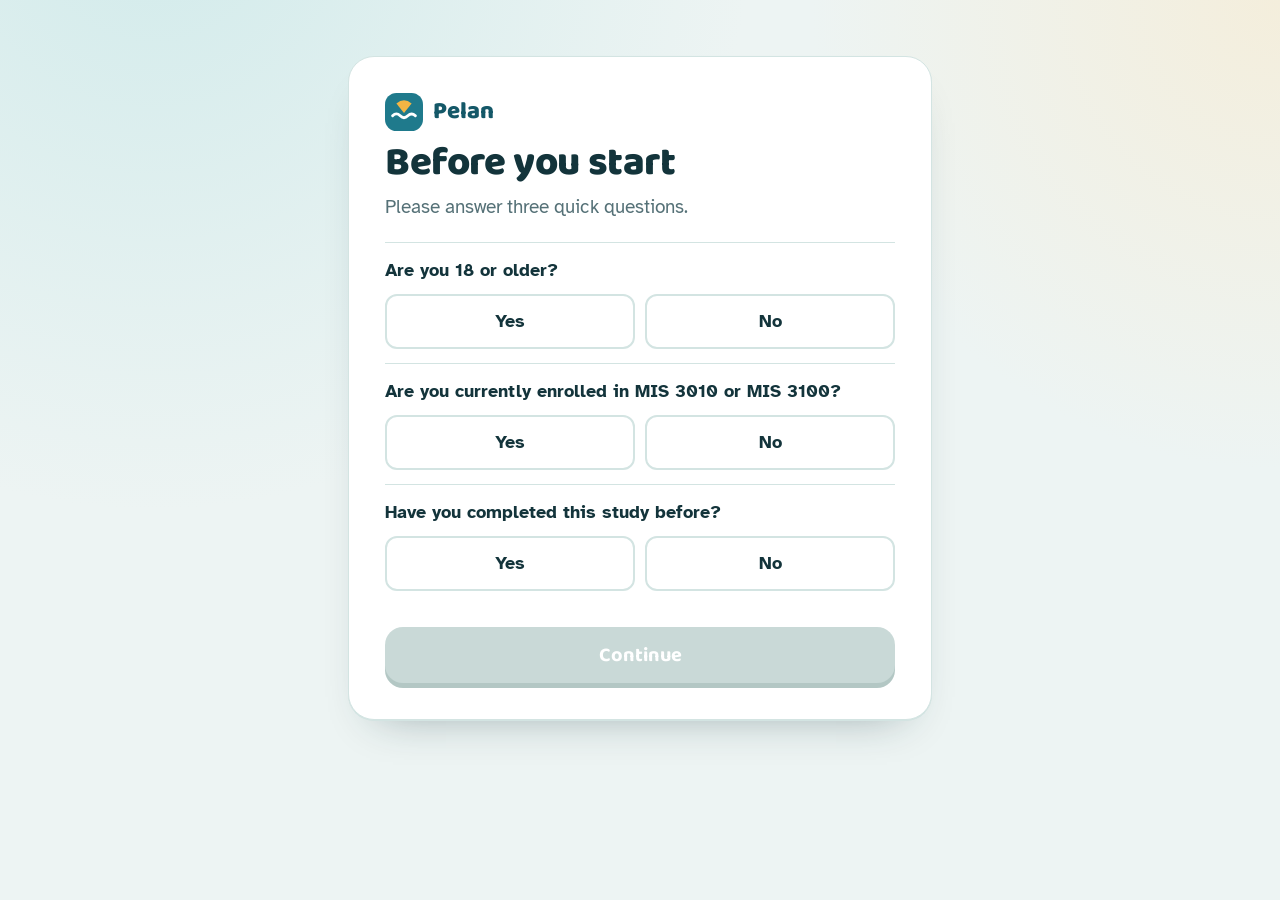
<file: index.html>
<!doctype html>
<html lang="en">
<head>
  <meta charset="utf-8">
  <meta name="viewport" content="width=device-width, initial-scale=1, viewport-fit=cover">
  <meta name="robots" content="noindex">
  <meta name="theme-color" content="#1F7A8C">
  <title>Pelan</title>
  <link rel="icon" href="data:image/svg+xml,<svg xmlns='http://www.w3.org/2000/svg' viewBox='0 0 40 40'><rect width='40' height='40' rx='12' fill='%231F7A8C'/><path d='M20 21 L12 11 Q20 4 28 11 Z' fill='%23F2B544'/></svg>">
  <link rel="preconnect" href="https://fonts.googleapis.com">
  <link rel="preconnect" href="https://fonts.gstatic.com" crossorigin>
  <link href="https://fonts.googleapis.com/css2?family=Atkinson+Hyperlegible:wght@400;700&family=Baloo+2:wght@600;700;800&display=swap" rel="stylesheet">
  <link rel="stylesheet" href="css/styles.css">
</head>
<body>
  <main id="app" aria-live="polite"></main>
  <div id="modal-root"></div>
  <div id="toast-root" aria-live="polite"></div>
  <noscript>This study needs JavaScript turned on.</noscript>

  <script src="js/config.js"></script>
  <script src="js/content.js"></script>
  <script src="js/art.js"></script>
  <script src="js/logger.js"></script>
  <script src="js/app.js"></script>
</body>
</html>
</file>
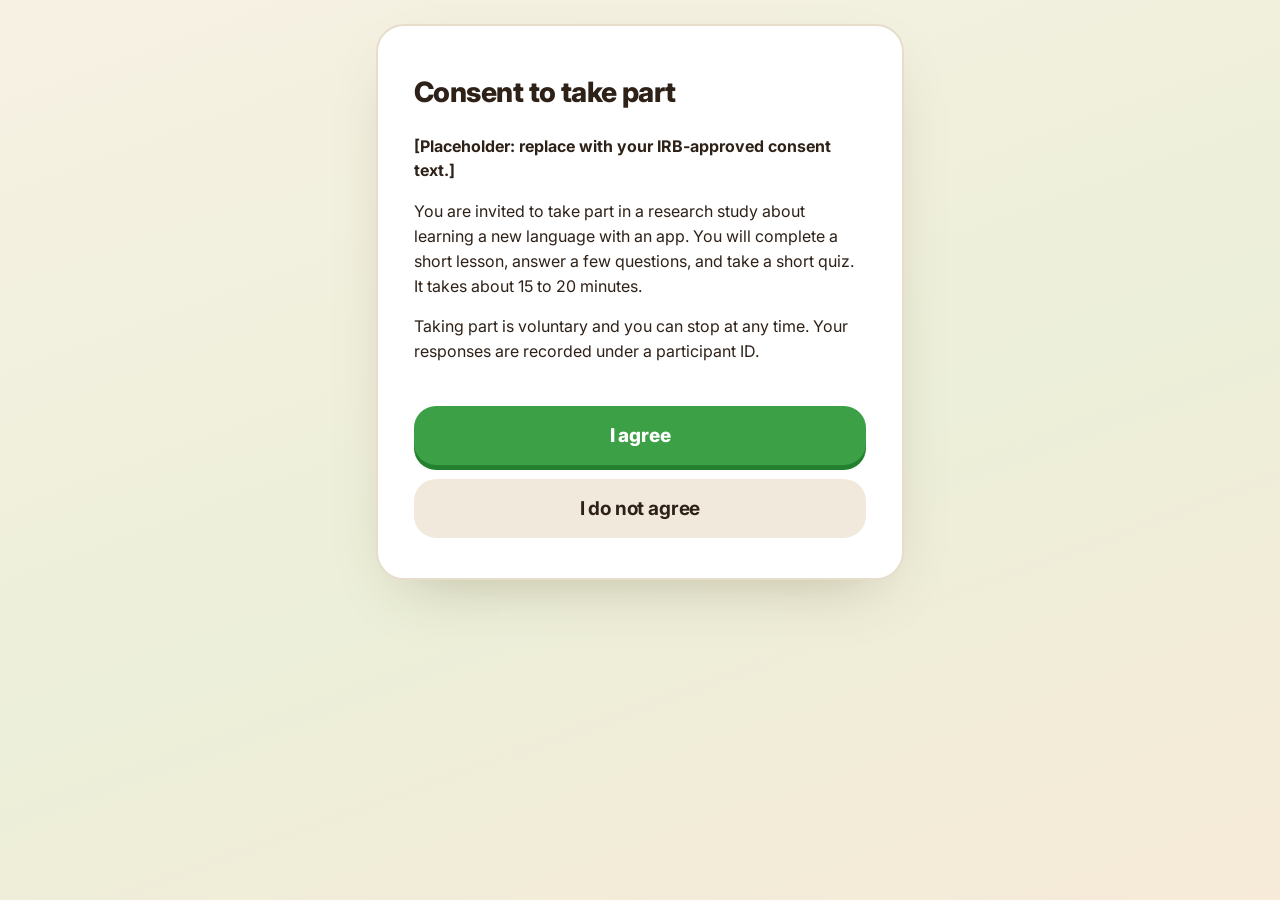
<file: ollie-study/index.html>
<!doctype html>
<html lang="en">
<head>
  <meta charset="utf-8">
  <meta name="viewport" content="width=device-width, initial-scale=1, viewport-fit=cover">
  <meta name="robots" content="noindex">
  <title>Ollie</title>
  <link rel="preconnect" href="https://fonts.googleapis.com">
  <link rel="preconnect" href="https://fonts.gstatic.com" crossorigin>
  <link href="https://fonts.googleapis.com/css2?family=Inter:wght@400;500;600;700;800&display=swap" rel="stylesheet">
  <link rel="stylesheet" href="css/styles.css">
</head>
<body>
  <main id="app" aria-live="polite"></main>
  <div id="modal-root"></div>
  <noscript>This study needs JavaScript turned on.</noscript>

  <script src="js/config.js"></script>
  <script src="js/content.js"></script>
  <script src="js/ollie-art.js"></script>
  <script src="js/logger.js"></script>
  <script src="js/app.js"></script>
</body>
</html>
</file>
<file: css/styles.css>
/* ============================== Pelan study ==============================
   River palette. Baloo 2 for headings and buttons, Atkinson Hyperlegible for
   reading (chosen so similar letters in Pelan words are easy to tell apart).
   Layout: laptop-first. Home = lesson map + companion column. Lessons =
   question column + companion column, with a full-width Check/feedback bar
   pinned to the bottom. Stacks to one column under 900px.
   One look for everyone: no dark mode, so all versions appear the same.
   ======================================================================== */
:root {
  --river: #1F7A8C; --river-dk: #145868; --river-lt: #DDEFF0; --river-xlt: #EEF7F7;
  --ink: #13343B; --muted: #557177; --line: #D3E4E2; --line-2: #BCD5D2;
  --bg: #EDF4F3; --surface: #FFFFFF;
  --kelp: #2E8B57; --kelp-dk: #216A41; --kelp-lt: #E1F2E8;
  --coral: #D9534A; --coral-dk: #A93C35; --coral-lt: #FBE7E4;
  --amber: #F2B544; --amber-dk: #C98E1E; --amber-lt: #FDF2DA;
  --plum: #6E56A3; --plum-lt: #EEE9F7; --rose: #C2577A; --rose-lt: #F8E6EC;
  --r-lg: 26px; --r-md: 18px; --r-sm: 12px;
  --pic: 96px;
  --display: "Baloo 2", "Trebuchet MS", system-ui, sans-serif;
  --text: "Atkinson Hyperlegible", system-ui, -apple-system, "Segoe UI", Roboto, sans-serif;
  --fbar-h: 8px;
  color-scheme: light;
}
* { box-sizing: border-box; }
html, body { margin: 0; }
body {
  font: 18px/1.5 var(--text); color: var(--ink); background: var(--bg);
  background-image: radial-gradient(circle at 12% -10%, #D2EBEB 0, transparent 40%), radial-gradient(circle at 100% 0%, #F4EEDC 0, transparent 30%);
  min-height: 100vh; -webkit-font-smoothing: antialiased;
}
button { font: inherit; color: inherit; cursor: pointer; }
button:disabled { cursor: default; }
input { font: inherit; color: inherit; }
:focus-visible { outline: 3px solid var(--amber); outline-offset: 2px; }
a { color: var(--river-dk); }
.sr { position: absolute; width: 1px; height: 1px; overflow: hidden; clip: rect(0 0 0 0); }

/* ---------- page layout ---------- */
.page { width: 100%; max-width: 1240px; margin: 0 auto; padding: max(20px, env(safe-area-inset-top, 0px)) 28px 48px; min-height: 100vh; display: flex; flex-direction: column; }
.page.narrow { max-width: 640px; }
.page.wide { max-width: 1240px; }
.card { background: var(--surface); border: 1.5px solid var(--line); border-radius: var(--r-lg); padding: 36px 36px; box-shadow: 0 1px 0 var(--line), 0 22px 44px -30px rgba(19, 52, 59, .45); }
.page.narrow > .card { margin-top: 4vh; }
.center { text-align: center; }
.h1 { font: 800 clamp(30px, 4vw, 40px)/1.1 var(--display); letter-spacing: -0.01em; margin: 10px 0 8px; text-wrap: balance; }
.h2 { font: 700 26px/1.2 var(--display); margin: 20px 0 10px; }
.lead { font-size: 19px; color: var(--muted); margin: 0 0 20px; }
.muted { color: var(--muted); font-size: 16px; }
.prose p { margin: 0 0 12px; }
.consent { max-height: 52vh; overflow: auto; padding-right: 6px; }
.hint { font-size: 15px; color: var(--muted); margin: 8px 0 0; }
.label { display: block; font-weight: 700; margin: 20px 0 8px; }
.field { width: 100%; padding: 16px 18px; font-size: 20px; border-radius: var(--r-md); background: var(--river-xlt); border: 2px solid var(--line); outline: none; }
.field:focus { border-color: var(--river); background: #fff; }
.brand { display: flex; align-items: center; gap: 10px; font: 800 24px/1 var(--display); color: var(--river-dk); }
.brand .logo-mark { width: 38px; height: 38px; }
.brand.small { font-size: 22px; } .brand.small .logo-mark { width: 34px; height: 34px; }
.center-brand { justify-content: center; }

/* ---------- buttons ---------- */
.btn { display: block; width: 100%; border: 0; border-radius: var(--r-md); padding: 16px 22px; font: 700 20px/1.2 var(--display); transition: transform .06s, filter .15s; }
.btn:active:not(:disabled) { transform: translateY(3px); }
.btn-primary { background: var(--river); color: #fff; box-shadow: 0 5px 0 var(--river-dk); }
.btn-primary:hover:not(:disabled) { filter: brightness(1.07); }
.btn-primary:disabled { background: #C9D9D7; box-shadow: 0 5px 0 #B3C7C4; }
.btn-ok { background: var(--kelp); color: #fff; box-shadow: 0 5px 0 var(--kelp-dk); }
.btn-no { background: var(--coral); color: #fff; box-shadow: 0 5px 0 var(--coral-dk); }
.btn-quiet { background: var(--river-xlt); color: var(--river-dk); border: 1.5px solid var(--line); }
.btn-sm { width: auto; display: inline-block; padding: 9px 16px; font-size: 16px; border-radius: var(--r-sm); }
.btn-row { display: grid; gap: 12px; margin-top: 22px; }
.btn-row.two { grid-template-columns: repeat(auto-fit, minmax(200px, 1fr)); }

/* ---------- eligibility / code ---------- */
.elig { margin: 6px 0 22px; }
.elig-q { border: 0; padding: 14px 0; margin: 0; border-top: 1px solid var(--line); }
.elig-q legend { font-weight: 700; padding: 0; margin-bottom: 10px; float: left; width: 100%; }
.seg { display: grid; grid-template-columns: 1fr 1fr; gap: 10px; clear: both; }
.seg label { position: relative; }
.seg input { position: absolute; opacity: 0; inset: 0; }
.seg span { display: block; text-align: center; padding: 12px; border: 2px solid var(--line); border-radius: var(--r-sm); font-weight: 700; cursor: pointer; }
.seg input:checked + span { border-color: var(--river); background: var(--river-lt); color: var(--river-dk); }
.seg input:focus-visible + span { outline: 3px solid var(--amber); }
.code-box { margin: 24px 0; padding: 18px 20px; border-radius: var(--r-md); background: var(--amber-lt); border: 1.5px dashed var(--amber-dk); }
.code-box.inline { display: flex; flex-wrap: wrap; align-items: center; justify-content: space-between; gap: 12px; }
.code-label { font-size: 14px; font-weight: 700; color: #8A6413; }
.code { font: 800 36px/1.1 var(--display); letter-spacing: .12em; color: var(--ink); white-space: nowrap; }

/* ---------- speaker: Ollie + bubble, or plain note ---------- */
.talk { display: flex; align-items: flex-end; gap: 14px; margin: 10px 0 20px; }
.talk .ollie { width: 130px; flex: none; }
.talk.compact .ollie { width: 80px; }
.talk.hero { flex-direction: column; align-items: stretch; }
.talk.hero .ollie { width: 190px; align-self: center; }
.talk.hero .bubble::after { left: calc(50% - 8px); top: -9px; bottom: auto; transform: rotate(135deg); }
.bubble { position: relative; background: var(--river-xlt); border: 1.5px solid var(--line); border-radius: 20px; padding: 16px 18px; font-size: 19px; flex: 1; min-width: 0; }
.bubble::after { content: ""; position: absolute; left: -9px; bottom: 24px; width: 16px; height: 16px; background: var(--river-xlt); border-left: 1.5px solid var(--line); border-bottom: 1.5px solid var(--line); transform: rotate(45deg); }
.panel-note { background: var(--river-xlt); border: 1.5px solid var(--line); border-left: 5px solid var(--river); border-radius: var(--r-md); padding: 16px 18px; font-size: 19px; margin: 10px 0 20px; }
.compact.panel-note, .compact .bubble { font-size: 17px; }
.howto { list-style: none; padding: 0; margin: 10px 0 0; }
.howto li { display: flex; gap: 12px; align-items: flex-start; padding: 8px 0; font-size: 17px; border-top: 1px dashed var(--line-2); }
.howto li:first-child { border-top: 0; }
.howto .ico { font-size: 22px; width: 30px; text-align: center; flex: none; }
.dots { display: flex; justify-content: center; gap: 6px; margin: 4px 0 18px; }
.dots i { width: 8px; height: 8px; border-radius: 50%; background: var(--line-2); }
.dots i.on { background: var(--river); width: 22px; border-radius: 8px; }

/* ---------- header ---------- */
.topbar { display: grid; grid-template-columns: 1fr auto 1fr; align-items: center; gap: 14px; margin-bottom: 22px; }
.topbar .brand { justify-self: start; }
.stats { display: flex; gap: 10px; flex-wrap: nowrap; justify-content: center; }
.stat { display: inline-flex; align-items: center; gap: 7px; background: #fff; border: 1.5px solid var(--line); border-radius: 999px; padding: 7px 15px; font-size: 18px; white-space: nowrap; font-variant-numeric: tabular-nums; }
.stat b { font-family: var(--display); font-weight: 800; }
.stat.soft { color: var(--muted); }
.stat.bump { animation: bump .5s; }
@keyframes bump { 40% { transform: scale(1.22); } }
.btn-finish { justify-self: end; border: 1.5px solid var(--line); background: #fff; border-radius: 999px; padding: 9px 20px; font: 700 18px/1 var(--display); color: var(--river-dk); display: inline-flex; gap: 6px; align-items: center; }
.btn-finish.locked { color: var(--muted); background: #F4F8F7; border-style: dashed; }
.btn-finish small { font: 700 14px/1 var(--text); background: var(--river-lt); color: var(--river-dk); border-radius: 99px; padding: 3px 8px; }

/* ---------- home: map + companion ---------- */
.home-grid { display: grid; grid-template-columns: minmax(320px, 400px) minmax(0, 1fr); gap: 32px; align-items: start; }
.side-col { display: grid; gap: 16px; position: sticky; top: 16px; }
.map-col { min-width: 0; }
.companion { display: grid; grid-template-columns: 150px minmax(0, 1fr); align-items: center; gap: 14px; background: #fff; border: 1.5px solid var(--line); border-radius: var(--r-lg); padding: 16px 20px 16px 10px; }
.companion-art .ollie { width: 150px; display: block; }
.companion-icon { display: grid; place-items: center; }
.companion-icon .logo-mark { width: 64px; height: 64px; }
.companion-text { font: 700 21px/1.3 var(--display); }
body[data-mascot="0"] .companion { grid-template-columns: 80px minmax(0, 1fr); padding: 20px; border-left: 6px solid var(--river); }
.companion.pressure { background: var(--coral-lt); border-color: #F1C6C1; }
body[data-mascot="0"] .companion.pressure { border-left-color: var(--coral); }
.goal { display: flex; align-items: center; gap: 12px; border-radius: var(--r-md); padding: 14px 18px; background: #FFF4E6; border: 1.5px solid #F3C99C; font-weight: 700; font-size: 17px; }
.goal.met { background: var(--kelp-lt); border-color: #B9DFC8; color: var(--kelp-dk); }
.goal .goal-i { font-size: 26px; }
.panel { background: #fff; border: 1.5px solid var(--line); border-radius: var(--r-lg); padding: 16px; }
.panel-h { font: 700 20px/1.2 var(--display); margin: 0 0 12px; display: flex; gap: 8px; align-items: baseline; flex-wrap: wrap; }
.panel-h small { font: 400 14px/1 var(--text); color: var(--muted); }
.modes { display: grid; grid-template-columns: repeat(3, minmax(0, 1fr)); gap: 10px; }
.mode { display: flex; flex-direction: column; align-items: center; text-align: center; gap: 4px; background: var(--river-xlt); border: 1.5px solid var(--line); border-bottom-width: 4px; border-radius: var(--r-md); padding: 14px 8px 12px; min-width: 0; transition: transform .1s, border-color .15s; }
.mode:hover { border-color: var(--river); transform: translateY(-2px); }
.mode b { font: 700 16px/1.15 var(--display); }
.mode small { color: var(--muted); font-size: 13.5px; line-height: 1.3; }
.mode .mode-i { font-size: 30px; }
.credit { display: inline-block; margin-top: auto; white-space: nowrap; font-size: 12.5px; font-weight: 700; color: var(--river-dk); background: var(--river-lt); border-radius: 99px; padding: 3px 9px; }
.act { display: grid; grid-template-columns: 52px 1fr; align-items: center; gap: 12px; text-align: left; background: #fff; border: 1.5px solid var(--line); border-bottom-width: 4px; border-radius: var(--r-md); padding: 14px 18px; width: 100%; }
.act:hover { border-color: var(--line-2); }
.act-i { font-size: 32px; text-align: center; }
.act b { font: 700 19px/1.2 var(--display); display: block; }
.act small { color: var(--muted); font-size: 15px; }

.unit { display: flex; align-items: center; justify-content: space-between; gap: 16px; flex-wrap: wrap; background: var(--river); color: #fff; border-radius: var(--r-lg); padding: 20px 26px;
  background-image: url("data:image/svg+xml,%3Csvg xmlns='http://www.w3.org/2000/svg' width='80' height='20'%3E%3Cpath d='M0 10 q10 -8 20 0 t20 0 t20 0 t20 0' fill='none' stroke='%23ffffff' stroke-opacity='.12' stroke-width='3'/%3E%3C/svg%3E"); }
.unit-k { font-size: 15px; opacity: .85; font-weight: 700; }
.unit-t { font: 800 30px/1.1 var(--display); }
.unit-prog { display: grid; gap: 6px; min-width: 220px; font-size: 15px; }
.unit-bar { height: 12px; border-radius: 99px; background: rgba(255,255,255,.25); overflow: hidden; }
.unit-bar i { display: block; height: 100%; background: var(--amber); border-radius: 99px; transition: width .6s ease; }

.path { position: relative; display: flex; flex-direction: column; align-items: center; gap: 20px; padding: 32px 0 20px; }
.node { border: 0; background: none; display: flex; align-items: center; gap: 16px; transform: translateX(var(--x)); width: 300px; text-align: left; }
.node-c { width: 80px; height: 80px; border-radius: 50%; display: grid; place-items: center; font: 800 32px/1 var(--display); color: #fff; flex: none;
  background: var(--river); box-shadow: 0 7px 0 var(--river-dk); transition: transform .12s; }
.node:not(:disabled):hover .node-c { transform: translateY(-3px); }
.node-l { display: grid; line-height: 1.2; }
.node-l b { font-family: var(--display); font-size: 20px; }
.node-l small { color: var(--muted); font-size: 15.5px; }
.node.current .node-c { animation: pulse 2s infinite; }
@keyframes pulse { 50% { box-shadow: 0 7px 0 var(--river-dk), 0 0 0 14px rgba(31,122,140,.15); } }
.node.done .node-c { background: var(--amber); box-shadow: 0 7px 0 var(--amber-dk); }
.node.locked .node-c, .node.soon .node-c { background: #D5E2E0; box-shadow: 0 7px 0 #BDCFCC; font-size: 24px; }
.node.soon .node-c { background: #E7EEED; box-shadow: 0 7px 0 #D2DEDC; }
.node.locked .node-l b, .node.soon .node-l b { color: var(--muted); }
.node.soon .node-l small { font-style: italic; }

/* ---------- tour ---------- */
.tour-layer { position: fixed; inset: 0; z-index: 50; }
.tour-spot { position: fixed; border-radius: 20px; box-shadow: 0 0 0 9999px rgba(19, 52, 59, .6); transition: all .25s ease; pointer-events: none; }
.tour-tip { position: fixed; width: min(380px, calc(100vw - 32px)); background: #fff; border-radius: 20px; padding: 14px 16px; box-shadow: 0 20px 40px -12px rgba(0,0,0,.35);
  display: grid; grid-template-columns: 60px 1fr; gap: 6px 12px; align-items: center; }
.tour-tip .ollie, .tour-tip .logo-mark { width: 60px; }
.tour-text { font-size: 17px; }
.tour-actions { grid-column: 1 / -1; display: flex; justify-content: space-between; align-items: center; }
.tour-dots { font-size: 14px; color: var(--muted); }

/* ---------- lesson start dialog ---------- */
.lesson-start { width: min(640px, 100%); }
.ls-head { display: flex; align-items: center; gap: 16px; }
.ls-ollie .ollie { width: 110px; }
.ls-head .h2 { margin: 6px 0 2px; }
.len-grid { display: grid; grid-template-columns: 1fr 1fr; gap: 14px; margin: 20px 0 6px; }
.len { display: grid; gap: 4px; justify-items: start; text-align: left; background: var(--river-xlt); border: 2px solid var(--line); border-bottom-width: 5px; border-radius: var(--r-md); padding: 18px; }
.len:hover { border-color: var(--river); }
.len b { font: 800 22px/1.1 var(--display); }
.len small { color: var(--muted); font-size: 15px; }
.len .credit { margin-top: 8px; }

/* ---------- lesson ---------- */
.lesson-page { padding-bottom: 48px; }
.lesson-badge { display: inline-block; background: var(--river-lt); color: var(--river-dk); border-radius: 999px; padding: 4px 12px; font-weight: 700; font-size: 15px; }
.lesson-top { display: flex; align-items: center; gap: 16px; margin: 4px 0 26px; }
.x-btn { border: 0; background: none; font-size: 28px; color: var(--muted); padding: 4px 8px; line-height: 1; border-radius: 10px; }
.x-btn:hover { background: var(--river-xlt); }
.count { font: 700 17px/1 var(--display); color: var(--muted); min-width: 48px; text-align: right; font-variant-numeric: tabular-nums; }
.help-btn { display: inline-flex; align-items: center; gap: 6px; border: 1.5px solid var(--line); background: #fff; border-radius: 999px; padding: 7px 14px 7px 10px; font: 700 16px/1 var(--text); color: var(--river-dk); }
.river { position: relative; flex: 1; height: 20px; border-radius: 99px; background: #DCE8E6; }
.river-fill { height: 100%; border-radius: 99px; background: var(--river); transition: width .45s ease;
  background-image: url("data:image/svg+xml,%3Csvg xmlns='http://www.w3.org/2000/svg' width='24' height='18'%3E%3Cpath d='M0 9 q6 -5 12 0 t12 0' fill='none' stroke='%23ffffff' stroke-opacity='.35' stroke-width='2.5'/%3E%3C/svg%3E");
  animation: flow 2.4s linear infinite; }
@keyframes flow { to { background-position: 24px 0; } }
.river-shell { position: absolute; top: 50%; transform: translate(-50%, -54%); font-size: 30px; transition: left .45s ease; filter: drop-shadow(0 2px 1px rgba(0,0,0,.15)); }

.lesson-grid { display: grid; grid-template-columns: minmax(0, 1fr) 300px; gap: 40px; align-items: start; }
.lesson-main { min-width: 0; max-width: 820px; width: 100%; justify-self: center; }
.lesson-side { position: sticky; top: 20px; }
.side-ollie { display: grid; justify-items: center; gap: 10px; }
.side-ollie .ollie { width: 230px; }
.side-bubble { font: 700 19px/1.3 var(--display); text-align: center; width: 100%; }
.side-bubble::after { left: calc(50% - 8px); top: -9px; bottom: auto; transform: rotate(135deg); }
.side-panel { background: #fff; border: 1.5px solid var(--line); border-radius: var(--r-lg); padding: 18px 20px; display: grid; gap: 10px; }
.sp-k { font: 700 16px/1.2 var(--display); color: var(--river-dk); }
.sp-row { display: flex; justify-content: space-between; border-top: 1px dashed var(--line); padding-top: 10px; font-size: 16px; color: var(--muted); }
.sp-row b { color: var(--ink); font-variant-numeric: tabular-nums; }

.type-row { display: flex; align-items: center; justify-content: space-between; gap: 12px; flex-wrap: wrap; margin-bottom: 18px; }
.type-tag { display: flex; align-items: baseline; flex-wrap: wrap; gap: 4px 12px; border-radius: var(--r-sm); padding: 10px 16px; border-left: 6px solid; min-width: 0; }
.type-tag b { font: 700 18px/1.2 var(--display); }
.type-tag span { font-size: 16px; color: var(--ink); opacity: .82; }
.tone-river { background: var(--river-lt); border-color: var(--river); } .tone-river b { color: var(--river-dk); }
.tone-amber { background: var(--amber-lt); border-color: var(--amber-dk); } .tone-amber b { color: #8A6413; }
.tone-plum  { background: var(--plum-lt);  border-color: var(--plum); } .tone-plum b { color: var(--plum); }
.tone-rose  { background: var(--rose-lt);  border-color: var(--rose); } .tone-rose b { color: var(--rose); }
.tone-kelp  { background: var(--kelp-lt);  border-color: var(--kelp); } .tone-kelp b { color: var(--kelp-dk); }
.tone-ink   { background: #E6ECED;         border-color: var(--ink); }  .tone-ink b { color: var(--ink); }
.tone-coral { background: var(--coral-lt); border-color: var(--coral); } .tone-coral b { color: var(--coral-dk); }
.combo { font: 700 16px/1 var(--display); border-radius: 999px; padding: 8px 14px; visibility: hidden; color: #B4561A; border: 1.5px solid #F3C99C; background: #FFF4E6; }
.combo.on { visibility: visible; }

.lesson-body { display: flex; flex-direction: column; }
.q-title { font: 800 clamp(26px, 3vw, 34px)/1.2 var(--display); margin: 0 0 22px; text-wrap: balance; }
.bigword { font: 700 clamp(40px, 5vw, 56px)/1.15 var(--text); letter-spacing: .01em; text-align: center; margin: 12px 0 4px; }
.bigword.sm { font-size: 30px; margin-top: 8px; }
.gloss { text-align: center; color: var(--muted); font-size: 22px; }
.pic { display: inline-grid; place-items: center; width: calc(var(--pic) * 1.35); height: calc(var(--pic) * 1.35); }
.pic svg { width: calc(var(--pic) * var(--s, 1)); height: calc(var(--pic) * var(--s, 1)); }
.intro-card { background: #fff; border: 1.5px solid var(--line); border-radius: var(--r-lg); padding: 30px 20px; text-align: center; }
.intro-card.slim { padding: 14px; }
.intro-pics { display: flex; justify-content: center; align-items: flex-end; gap: 36px; flex-wrap: wrap; }
.intro-pics figure { margin: 0; display: flex; flex-direction: column; align-items: center; gap: 6px; }
.intro-pics figcaption { font-weight: 700; color: var(--river-dk); font-size: 18px; }

.grid { display: grid; grid-template-columns: repeat(2, minmax(0, 1fr)); gap: 16px; }
.grid.g3 { grid-template-columns: repeat(3, minmax(0, 1fr)); }
.grid.g4 { grid-template-columns: repeat(4, minmax(0, 1fr)); }
.tile { position: relative; background: #fff; border: 2px solid var(--line); border-bottom-width: 6px; border-radius: var(--r-md); min-height: 170px; display: grid; place-items: center; padding: 10px; transition: transform .1s, border-color .15s; }
.tile:hover:not(:disabled) { border-color: var(--line-2); transform: translateY(-2px); }
.tile-n, .opt-n { position: absolute; top: 10px; left: 10px; width: 28px; height: 28px; border-radius: 8px; border: 1.5px solid var(--line-2); display: grid; place-items: center; font-size: 14px; color: var(--muted); background: #fff; }
.options { display: grid; gap: 12px; }
.opt { position: relative; display: flex; align-items: center; gap: 14px; background: #fff; border: 2px solid var(--line); border-bottom-width: 6px; border-radius: var(--r-md); padding: 16px 18px; font-size: 21px; font-weight: 700; text-align: left; }
.opt .opt-n { position: static; flex: none; }
.opt:hover:not(:disabled) { border-color: var(--line-2); }
.tile.sel, .opt.sel, .chip.sel { border-color: var(--river); background: var(--river-lt); }
.opt.sel .opt-n, .tile.sel .tile-n { border-color: var(--river); color: var(--river-dk); }
.yn { display: grid; grid-template-columns: 1fr 1fr; gap: 14px; }
.yn .opt { justify-content: center; font-size: 22px; padding: 22px; }
.phrase-card { background: #fff; border: 1.5px solid var(--line); border-radius: var(--r-lg); padding: 22px; margin-bottom: 20px; }
.phrase-card .bigword { margin: 0; }

.match { display: grid; grid-template-columns: 1fr 1fr; gap: 16px; }
.match .col { display: flex; flex-direction: column; gap: 12px; }
.col-h { font-size: 15px; font-weight: 700; color: var(--muted); text-align: center; }
.chip { background: #fff; border: 2px solid var(--line); border-bottom-width: 5px; border-radius: var(--r-sm); padding: 14px 12px; font-size: 20px; font-weight: 700; text-align: center; }
.chip.pel { color: var(--river-dk); }
.chip.gone { opacity: .3; background: #F3F7F6; }
.chip.bad { border-color: var(--coral); background: var(--coral-lt); animation: shake .3s; }
.chip.good { border-color: var(--kelp); background: var(--kelp-lt); }
@keyframes shake { 25% { transform: translateX(-5px); } 75% { transform: translateX(5px); } }
.build-target { min-height: 84px; border: 2px dashed var(--line-2); border-radius: var(--r-md); display: flex; flex-wrap: wrap; gap: 12px; padding: 12px; align-items: center; margin-bottom: 24px; background: #fff; }
.build-ph { color: var(--muted); font-size: 16px; padding-left: 6px; }
.bank { display: flex; flex-wrap: wrap; gap: 12px; justify-content: center; }
.bank .chip, .build-target .chip { min-width: 96px; }
.chip.placeholder { visibility: hidden; }
.type-wrap { display: grid; grid-template-columns: 220px minmax(0, 1fr); gap: 20px; align-items: center; }
.type-in { font-size: 26px; font-weight: 700; padding: 22px 20px; }

.rule-card { background: #fff; border: 1.5px solid var(--line); border-radius: var(--r-lg); padding: 10px 22px; }
.rule-table { width: 100%; border-collapse: collapse; font-size: 20px; }
.rule-table td { padding: 12px 6px; border-top: 1px solid var(--line); }
.rule-table tr:first-child td { border-top: 0; }
.rule-table td:nth-child(2) { font-weight: 700; }
.rule-table td:last-child { color: var(--muted); text-align: right; }
.end-a { color: #C2571F; font-weight: 800; } .end-o { color: var(--plum); font-weight: 800; }

.explain-card { background: #fff; border: 1.5px solid var(--line); border-radius: var(--r-lg); padding: 26px; text-align: center; min-height: 320px; display: flex; flex-direction: column; align-items: center; justify-content: center; animation: rise .35s ease-out; }
.explain-note { margin-top: 10px; color: var(--muted); font-size: 18px; }
.autoplay { height: 6px; border-radius: 99px; background: var(--line); overflow: hidden; margin-top: 16px; width: 100%; max-width: 420px; }
.autoplay i { display: block; height: 100%; background: var(--river); animation: fillbar var(--d, 5s) linear forwards; }
@keyframes fillbar { from { width: 0; } to { width: 100%; } }

/* ---------- bottom Check / feedback bar ---------- */
.fbar { position: fixed; left: 0; right: 0; bottom: 0; z-index: 40; background: #fff; border-top: 2px solid var(--line); padding: 18px 28px calc(18px + env(safe-area-inset-bottom, 0px)); min-height: var(--fbar-h); display: flex; align-items: center; }
.fbar.ok { background: var(--kelp-lt); border-top-color: #B9DFC8; animation: rise .2s ease-out; }
.fbar.no { background: var(--coral-lt); border-top-color: #F1C6C1; animation: rise .2s ease-out; }
@keyframes rise { from { transform: translateY(14px); opacity: 0; } }
.fb-inner { width: 100%; max-width: 1180px; margin: 0 auto; display: flex; align-items: center; justify-content: space-between; gap: 20px; flex-wrap: wrap; }
.fb-msg { min-width: 0; flex: 1; }
.fb-title { font: 800 26px/1.15 var(--display); }
.fbar.ok .fb-title { color: var(--kelp-dk); } .fbar.no .fb-title { color: var(--coral-dk); }
.fb-body { color: var(--ink); font-size: 17px; }
.fb-hint, .foot-note { color: var(--muted); font-weight: 700; }
.btn-cta { width: auto; min-width: 220px; }

/* ---------- overlays: coach, help, prompts ---------- */
.overlay { position: fixed; inset: 0; z-index: 80; display: grid; place-items: center; padding: 16px; background: rgba(19, 52, 59, .45); backdrop-filter: blur(4px); -webkit-backdrop-filter: blur(4px); animation: fade .2s ease-out; }
@keyframes fade { from { opacity: 0; } }
.sheet { width: min(560px, 100%); max-height: calc(100vh - 32px); overflow: auto; background: #fff; border-radius: var(--r-lg); padding: 24px 26px 22px; animation: pop .25s cubic-bezier(.2,1.4,.5,1); }
@keyframes pop { from { transform: scale(.94); opacity: 0; } }
.sheet .h2 { margin-top: 6px; }
.sheet-head { display: flex; justify-content: space-between; align-items: center; }
.sheet-head .h2 { margin: 0; }
.demo { display: flex; align-items: center; justify-content: center; gap: 14px; background: var(--river-xlt); border-radius: var(--r-md); padding: 16px; margin: -6px 0 18px; }
.demo.col { flex-direction: column; }
.d-col, .d-line, .d-bank { display: flex; gap: 8px; }
.d-col { flex-direction: column; }
.d-line { border-bottom: 2px dashed var(--line-2); padding-bottom: 8px; }
.d-chip { background: #fff; border: 2px solid var(--line); border-bottom-width: 4px; border-radius: 10px; padding: 6px 12px; font-weight: 700; }
.d-chip.sel { border-color: var(--river); background: var(--river-lt); }
.d-arrow { font-size: 22px; color: var(--river); font-weight: 800; }
.d-input { border: 2px solid var(--river); border-radius: 10px; padding: 8px 14px; font-weight: 700; background: #fff; }
.d-input i { display: inline-block; width: 2px; height: 1.1em; background: var(--ink); vertical-align: -3px; margin-left: 2px; animation: blink 1s steps(1) infinite; }
@keyframes blink { 50% { opacity: 0; } }
.tabs { display: flex; gap: 6px; margin: 14px 0; background: var(--river-xlt); padding: 4px; border-radius: 12px; }
.tab { flex: 1; border: 0; background: none; padding: 9px; border-radius: 9px; font-weight: 700; color: var(--muted); }
.tab.on { background: #fff; color: var(--river-dk); box-shadow: 0 1px 3px rgba(0,0,0,.08); }
.gloss-list { list-style: none; margin: 0 0 16px; padding: 0; display: grid; grid-template-columns: 1fr 1fr; gap: 8px; }
.gloss-list li { display: grid; grid-template-columns: 50px 1fr; grid-template-rows: auto auto; column-gap: 8px; align-items: center; border: 1.5px solid var(--line); border-radius: var(--r-sm); padding: 6px 10px; }
.gloss-list .pic { --pic: 30px; grid-row: span 2; width: 46px; height: 46px; }
.gloss-list b { font-size: 17px; } .gloss-list span { color: var(--muted); font-size: 14.5px; }

.prompt-card { width: min(520px, 100%); background: #fff; border-radius: 30px; padding: 30px 30px 26px; text-align: center; animation: pop .25s cubic-bezier(.2,1.4,.5,1); }
.p-art { display: grid; place-items: center; }
.p-art .ollie { width: 200px; margin: -6px auto 4px; display: block; }
.p-art .anim-svg { width: 230px; margin: -10px auto 0; }
.p-title { font: 800 clamp(24px, 3vw, 30px)/1.25 var(--display); margin: 6px 0 8px; }
.p-body { font-size: 19px; color: var(--muted); margin: 0 0 22px; }
.prompt-card.pressure .p-body { color: var(--coral-dk); font-weight: 700; }
.p-btns { display: grid; gap: 12px; }

/* ---------- toasts and Ollie pops ---------- */
#toast-root { position: fixed; bottom: calc(var(--fbar-h) + 14px); left: 0; right: 0; z-index: 90; display: grid; justify-items: center; gap: 8px; pointer-events: none; padding: 0 12px; }
.toast { display: flex; align-items: center; gap: 10px; background: #fff; border: 1.5px solid var(--line); border-radius: 999px; padding: 10px 20px 10px 12px; font-weight: 700; font-size: 17px; box-shadow: 0 12px 28px -12px rgba(19,52,59,.4); animation: drop .35s cubic-bezier(.2,1.4,.5,1); transition: opacity .4s, transform .4s; max-width: min(640px, 100%); }
.toast.out { opacity: 0; transform: translateY(-10px); }
@keyframes drop { from { transform: translateY(24px); opacity: 0; } }
.toast-ico { font-size: 22px; }
.toast.unlock { background: var(--river-lt); border-color: var(--line-2); }
.toast.press { background: var(--coral-lt); border-color: #F1C6C1; }
.toast.info { background: var(--amber-lt); border-color: #F0D59A; }

.ollie-pop { position: fixed; left: 0; bottom: calc(var(--fbar-h) + 8px); z-index: 95; display: flex; align-items: flex-end; gap: 8px; pointer-events: none;
  transform: translateX(-110%); animation: pop-side 3.2s cubic-bezier(.2,1.4,.4,1) forwards; max-width: min(460px, calc(100vw - 16px)); }
.ollie-pop .ollie, .ollie-pop .anim-svg { width: 150px; flex: none; filter: drop-shadow(0 10px 14px rgba(19,52,59,.25)); }
.pop-bubble { background: #fff; border: 2.5px solid var(--amber); border-radius: 22px; padding: 14px 18px; font: 700 20px/1.3 var(--display); color: var(--ink); margin-bottom: 70px; box-shadow: 0 14px 30px -12px rgba(19,52,59,.4); position: relative; }
.pop-bubble::after { content: ""; position: absolute; left: -9px; bottom: 18px; width: 15px; height: 15px; background: inherit; border-left: inherit; border-bottom: inherit; transform: rotate(45deg); }
.ollie-pop.tone-press .pop-bubble { border-color: #F1C6C1; background: var(--coral-lt); }
@keyframes pop-side { 0% { transform: translateX(-110%) rotate(-12deg); } 14%, 84% { transform: translateX(10px) rotate(0); } 100% { transform: translateX(-115%) rotate(-8deg); } }
.ollie-pop.flip .ollie { animation: popflip 1s .35s ease-in-out; }
@keyframes popflip { 50% { transform: translateY(-50px) rotate(180deg); } 100% { transform: rotate(360deg); } }

/* ---------- Ollie life: blink, tail, motions ---------- */
.ollie { display: block; overflow: visible; }
.ollie .o-eyes { transform-box: fill-box; transform-origin: center; animation: oblink 4.5s infinite; }
@keyframes oblink { 0%, 94%, 100% { transform: scaleY(1); } 96% { transform: scaleY(.1); } }
.ollie .o-tail { transform-box: fill-box; transform-origin: 0% 60%; animation: wag 1.8s ease-in-out infinite; }
@keyframes wag { 50% { transform: rotate(-7deg); } }
.ollie .o-wave { transform-box: fill-box; transform-origin: 50% 95%; animation: wave-arm .9s ease-in-out infinite; }
@keyframes wave-arm { 50% { transform: rotate(20deg); } }
.ollie .o-clap-l { animation: clapL .5s ease-in-out infinite; }
.ollie .o-clap-r { animation: clapR .5s ease-in-out infinite; }
@keyframes clapL { 0%, 100% { transform: translateX(-7px); } 50% { transform: translateX(0); } }
@keyframes clapR { 0%, 100% { transform: translateX(7px); } 50% { transform: translateX(0); } }
.ollie .o-clap-burst { opacity: 0; animation: burst .5s ease-out infinite; }
@keyframes burst { 0%, 35% { opacity: 0; } 50% { opacity: 1; } 80%, 100% { opacity: 0; } }
.ollie .o-arms-up .o-arm-l { transform-box: fill-box; transform-origin: 80% 90%; animation: armL .7s ease-in-out infinite; }
.ollie .o-arms-up .o-arm-r { transform-box: fill-box; transform-origin: 20% 90%; animation: armR .7s ease-in-out infinite; }
@keyframes armL { 50% { transform: rotate(-12deg); } } @keyframes armR { 50% { transform: rotate(12deg); } }
.ollie .o-pump { transform-box: fill-box; transform-origin: 50% 100%; animation: pump .8s ease-in-out infinite; }
@keyframes pump { 50% { transform: translateY(-5px) rotate(-6deg); } }
.ollie .o-tears path { animation: drip 1.4s ease-in infinite; }
@keyframes drip { 0% { transform: translateY(-4px); opacity: 0; } 30% { opacity: 1; } 100% { transform: translateY(12px); opacity: 0; } }
.ollie .o-sparkles { animation: twinkle 1.2s ease-in-out infinite; transform-box: fill-box; transform-origin: center; }
@keyframes twinkle { 50% { opacity: .35; transform: scale(.92); } }
.ollie .o-hearts { animation: hearts 2.4s ease-in-out infinite; }
@keyframes hearts { 0% { transform: translateY(6px); opacity: .2; } 40% { opacity: 1; } 100% { transform: translateY(-14px); opacity: 0; } }
.ollie .o-heldheart { transform-box: fill-box; transform-origin: center; animation: beat 1s ease-in-out infinite; }
@keyframes beat { 30% { transform: scale(1.12); } 60% { transform: scale(.96); } }
/* whole-body motions, played once on .play then a gentle idle */
.ollie.motion-jump.play { animation: jump .7s cubic-bezier(.3,1.6,.5,1) 2, breathe 3s ease-in-out 1.4s infinite; transform-origin: 50% 100%; }
@keyframes jump { 0%, 100% { transform: translateY(0) scale(1, 1); } 20% { transform: translateY(0) scale(1.08, .9); } 55% { transform: translateY(-26px) scale(.95, 1.06); } 80% { transform: translateY(0) scale(1.05, .95); } }
.ollie.motion-squish.play { animation: squish 1.1s ease-in-out 2, breathe 3s ease-in-out 2.2s infinite; transform-origin: 50% 100%; }
@keyframes squish { 30% { transform: scale(1.08, .92); } 60% { transform: scale(.96, 1.04); } }
.ollie.motion-nod.play { animation: nod .6s ease-in-out 2, breathe 3s ease-in-out 1.2s infinite; transform-origin: 50% 100%; }
@keyframes nod { 50% { transform: rotate(-4deg) translateY(-4px); } }
.ollie.motion-sway-soft.play { animation: sway 2.4s ease-in-out infinite; transform-origin: 50% 100%; }
.ollie.motion-sway.play { animation: sway 3s ease-in-out infinite; transform-origin: 50% 100%; }
@keyframes sway { 25% { transform: rotate(-3deg); } 75% { transform: rotate(3deg); } }
.ollie.motion-shiver.play { animation: shiver .25s linear 6, breathe 3s ease-in-out 1.5s infinite; transform-origin: 50% 100%; }
@keyframes shiver { 25% { transform: translateX(-2px); } 75% { transform: translateX(2px); } }
.ollie.motion-none.play, .ollie.big { animation: breathe 3s ease-in-out infinite; transform-origin: 50% 100%; }
@keyframes breathe { 50% { transform: scaleY(1.025) translateY(-2px); } }

/* ---------- completion ---------- */
.complete-card { padding-top: 26px; }
.celebrate { display: grid; place-items: center; min-height: 200px; }
.celebrate .ollie { width: 200px; }
.celebrate.duo { display: flex; justify-content: center; align-items: flex-end; gap: 0; }
.cel-dance .anim-svg { width: 230px; }
.cel-gift .anim-svg { width: 190px; }
.cel-gift.solo .anim-svg { width: 220px; }
.cel-gift.small .anim-svg { width: 160px; }
.cel-gift.hop { animation: hop 1s ease-in-out 3; transform-origin: 50% 100%; }
@keyframes hop { 30% { transform: translateY(-16px) rotate(-4deg); } 60% { transform: translateY(0) rotate(3deg); } }
.gift-line { margin: 4px 0 4px; font: 800 22px/1.3 var(--display); color: #8A6413; }
.check svg { width: 110px; fill: none; stroke-linecap: round; stroke-linejoin: round; }
.check circle { stroke: var(--kelp); stroke-width: 3; }
.check path { stroke: var(--kelp); stroke-width: 4; stroke-dasharray: 40; stroke-dashoffset: 40; animation: draw .5s .2s ease-out forwards; }
@keyframes draw { to { stroke-dashoffset: 0; } }
.tiles { display: grid; grid-template-columns: repeat(4, minmax(0, 1fr)); gap: 10px; margin: 22px 0; }
.tile-stat { border: 1.5px solid var(--line); border-radius: var(--r-md); padding: 12px 8px; display: grid; gap: 2px; }
.tile-stat span { font-size: 14px; color: var(--muted); font-weight: 700; }
.tile-stat b { font: 800 24px/1.1 var(--display); white-space: nowrap; font-variant-numeric: tabular-nums; }
.tile-stat.shells { background: var(--amber-lt); border-color: #F0D59A; }
.tile-stat.streak { background: #FFF4E6; border-color: #F3C99C; }
.confetti { position: fixed; inset: 0; pointer-events: none; z-index: 70; overflow: hidden; }
.confetti i { position: absolute; top: -12px; width: 10px; height: 15px; border-radius: 2px; animation: fall 2.6s ease-in forwards; }
@keyframes fall { to { top: 105%; transform: rotate(540deg); } }

/* ---------- break ---------- */
.break-card { max-width: 640px; width: 100%; margin: 0 auto; }
.break-card .h1 { font-size: 32px; }
.stage { width: min(380px, 100%); margin: 6px auto 16px; }
.anim-svg { width: 100%; height: auto; display: block; overflow: visible; }
.anim-svg.clip { overflow: hidden; border-radius: 24px; }
.collection { display: flex; flex-wrap: wrap; gap: 8px; justify-content: center; margin-bottom: 4px; }
.coll { font-size: 14.5px; border: 1.5px dashed var(--line-2); border-radius: 999px; padding: 5px 12px; color: var(--muted); }
.coll.have { border-style: solid; border-color: var(--river); color: var(--river-dk); background: var(--river-lt); font-weight: 700; }
.anim-svg g, .anim-svg circle { transform-box: view-box; }
.a-orbit { animation: spin 2.2s linear infinite; }
.a-twirl { animation: twirl 2.2s cubic-bezier(.5,0,.3,1) infinite; }
@keyframes twirl { 0%, 15% { transform: rotate(0) translateY(0); } 50% { transform: rotate(180deg) translateY(-14px); } 85%, 100% { transform: rotate(360deg) translateY(0); } }
.a-bob { animation: bob 2.4s ease-in-out infinite; }
.a-wiggle { animation: wiggle .9s ease-in-out infinite; }
.a-notes text { animation: notes 2s ease-in-out infinite; }
.a-notes text:nth-child(2) { animation-delay: .6s; } .a-notes text:nth-child(3) { animation-delay: 1.2s; }
.a-wave { animation: wave 1.6s linear infinite; }
.a-bubbles circle { animation: notes 2.4s ease-in-out infinite; }
.a-rise { animation: rise2 6s linear infinite; opacity: 0; }
.a-sail { animation: sail 8s linear infinite; }
.a-spin { animation: spin 9s linear infinite; }
.a-ripple { animation: ripple 4s ease-out infinite; opacity: 0; }
.a-twinkle { animation: twinkle 1.8s ease-in-out infinite; }
.a-pop { animation: popin .6s cubic-bezier(.2,1.6,.5,1), floaty 3s 0.6s ease-in-out infinite; }
.a-slide { animation: slide 2.6s ease-in infinite; }
.a-splash circle { animation: notes 2.6s ease-out infinite; animation-delay: 1.9s; opacity: 0; }
.a-drift { animation: drift 6s ease-in-out infinite; }
@keyframes spin { to { transform: rotate(360deg); } }
@keyframes bob { 50% { transform: translateY(8px) rotate(3deg); } }
@keyframes wiggle { 25% { transform: rotate(-7deg); } 75% { transform: rotate(7deg); } }
@keyframes notes { 0% { transform: translateY(8px); opacity: 0; } 40% { opacity: 1; } 100% { transform: translateY(-26px); opacity: 0; } }
@keyframes wave { to { transform: translateX(-30px); } }
@keyframes rise2 { 0% { transform: translateY(0); opacity: 0; } 15% { opacity: .9; } 100% { transform: translateY(-250px); opacity: 0; } }
@keyframes sail { from { transform: translateX(0); } to { transform: translateX(340px); } }
@keyframes ripple { from { transform: scale(.2); opacity: .9; } to { transform: scale(2.6); opacity: 0; } }
@keyframes popin { from { transform: scale(.3); } }
@keyframes floaty { 50% { transform: translateY(-8px); } }
@keyframes slide { 0% { transform: translate(0, 0); } 80%, 100% { transform: translate(190px, 128px); } }
@keyframes drift { 0% { transform: translate(-20px, 0); } 50% { transform: translate(30px, 6px); } 100% { transform: translate(-20px, 0); } }

/* ---------- exit / survey ---------- */
.survey-frame { border: 1.5px solid var(--line); border-radius: var(--r-md); overflow: hidden; margin-top: 8px; }
.survey-frame iframe { display: block; width: 100%; height: 78vh; min-height: 560px; border: 0; background: #fff; }

/* ---------- preview (team only) ---------- */
.pv-shell { max-width: 820px; padding-bottom: 60px; }
.pv-head { display: grid; gap: 6px; margin-bottom: 22px; }
.pv-head .lead { max-width: 62ch; margin: 0; }
.pv-grid { display: grid; gap: 12px; }
.pv-card { display: grid; grid-template-columns: 84px minmax(0, 1fr) auto; align-items: center; gap: 18px; text-align: left; background: var(--surface); border: 1.5px solid var(--line); border-bottom-width: 4px; border-radius: var(--r-lg); padding: 14px 20px; transition: border-color .15s, transform .06s; }
.pv-card:hover { border-color: var(--river); }
.pv-art { width: 84px; height: 84px; display: grid; place-items: center; border-radius: 20px; background: var(--river-xlt); overflow: hidden; }
.pv-art .ollie { width: 86px; margin-top: 12px; }
.pv-num { font: 800 36px/1 var(--display); color: var(--river-dk); }
.pv-body { display: grid; gap: 3px; min-width: 0; }
.pv-k { font-size: 13px; font-weight: 700; letter-spacing: .06em; text-transform: uppercase; color: var(--muted); }
.pv-name { font: 800 24px/1.15 var(--display); }
.pv-note { color: var(--muted); font-size: 16px; }
.pv-chips { display: flex; flex-wrap: wrap; gap: 6px; margin-top: 4px; }
.pv-chip { font-size: 13px; font-weight: 700; border-radius: 99px; padding: 3px 10px; border: 1.5px solid var(--line); color: var(--muted); background: var(--bg); }
.pv-chip.on { border-color: var(--river); color: var(--river-dk); background: var(--river-lt); }
.pv-chip.warn { border-color: #F1C6C1; color: var(--coral-dk); background: var(--coral-lt); }
.pv-open { font: 700 17px/1 var(--display); color: var(--river-dk); white-space: nowrap; }
.pv-foot { display: grid; gap: 8px; margin-top: 20px; }
.preview-bar { position: fixed; right: 12px; bottom: calc(var(--fbar-h) + 12px); z-index: 99; display: flex; flex-wrap: wrap; align-items: center; gap: 6px; max-width: calc(100vw - 24px);
  background: var(--ink); color: #fff; border-radius: 16px; padding: 7px 8px; box-shadow: 0 14px 30px -12px rgba(0,0,0,.5); font-size: 14px; }
.preview-bar .pv-tag { background: var(--amber); color: var(--ink); font-weight: 800; border-radius: 9px; padding: 5px 10px; font-size: 12.5px; letter-spacing: .05em; text-transform: uppercase; }
.preview-bar .pv-more { display: none; flex-wrap: wrap; gap: 6px; align-items: center; }
.preview-bar.open .pv-more { display: flex; }
body:has(.preview-bar) .page { padding-bottom: 140px; }
.preview-bar select, .preview-bar .pv-more button { font: 700 14px/1.2 var(--text); color: #fff; background: #2B5560; border: 0; border-radius: 9px; padding: 7px 10px; }
.preview-bar select { max-width: 190px; }

/* ---------- debug ---------- */
.debug-bar { position: fixed; left: 8px; bottom: calc(var(--fbar-h) + 12px); z-index: 100; background: var(--ink); color: #fff; border-radius: 12px; padding: 6px 8px; font: 12px/1.3 ui-monospace, Menlo, monospace; display: flex; flex-wrap: wrap; gap: 6px; align-items: center; opacity: .9; max-width: calc(100vw - 16px); }
.debug-bar .dbg-more { display: none; flex-wrap: wrap; gap: 6px; align-items: center; }
.debug-bar.open .dbg-more { display: flex; }
.debug-bar button { background: #2E5961; border: 0; color: #fff; border-radius: 8px; padding: 4px 8px; font: inherit; }

/* ---------- responsive ---------- */
@media (max-width: 1100px) {
  .lesson-grid { grid-template-columns: minmax(0, 1fr) 240px; gap: 24px; }
  .side-ollie .ollie { width: 190px; }
  .home-grid { grid-template-columns: minmax(300px, 360px) minmax(0, 1fr); gap: 24px; }
}
@media (max-width: 900px) {
  :root { --pic: 76px; }
  body { font-size: 17px; }
  .page { padding-left: 16px; padding-right: 16px; }
  .home-grid { grid-template-columns: 1fr; }
  .side-col { position: static; }
  .lesson-grid { grid-template-columns: 1fr; }
  .lesson-side { position: static; order: -1; }
  .side-ollie { grid-template-columns: 90px 1fr; align-items: center; justify-items: stretch; }
  .side-ollie .ollie { width: 90px; }
  .side-bubble { text-align: left; font-size: 17px; }
  .side-bubble::after { left: -9px; top: auto; bottom: 18px; transform: rotate(45deg); }
  .side-panel { display: none; }
  .grid.g4 { grid-template-columns: repeat(2, minmax(0, 1fr)); }
  .tile { min-height: 130px; }
  .type-wrap { grid-template-columns: 1fr; }
  .tiles { grid-template-columns: repeat(2, minmax(0, 1fr)); }
  .btn-cta { min-width: 0; flex: 1; }
  .node { width: 250px; }
  .node-c { width: 68px; height: 68px; font-size: 26px; }
}
@media (max-width: 560px) {
  .topbar { grid-template-columns: auto 1fr auto; gap: 8px; }
  .brand.small span { display: none; }
  .stat { padding: 5px 10px; font-size: 15px; }
  .stat.soft { display: none; }
  .btn-finish { font-size: 15px; padding: 7px 11px; }
  .fb-inner { flex-direction: column; align-items: stretch; gap: 12px; }
  .btn-cta { width: 100%; }
  .fb-title { font-size: 22px; }
  .ollie-pop { bottom: auto; top: 64px; }
  .pop-bubble { margin-bottom: 40px; }
  #toast-root { bottom: auto; top: 64px; }
  .card { padding: 26px 20px; }
  .companion { grid-template-columns: 96px minmax(0, 1fr); }
  .companion-art .ollie { width: 96px; }
  .companion-text { font-size: 18px; }
  .modes { grid-template-columns: 1fr; }
  .mode { flex-direction: row; text-align: left; gap: 10px; }
  .mode .credit { margin: 0 0 0 auto; }
  .len-grid { grid-template-columns: 1fr; }
  .grid.g3 { grid-template-columns: repeat(3, minmax(0, 1fr)); }
  .help-btn > span { display: none; }
  .gloss-list { grid-template-columns: 1fr; }
  .node { width: 220px; transform: translateX(calc(var(--x) * .5)); }
  .pv-card { grid-template-columns: 60px minmax(0, 1fr); gap: 12px; padding: 12px 14px; }
  .pv-art { width: 60px; height: 60px; } .pv-art .ollie { width: 62px; }
  .pv-open { display: none; }
  .ollie-pop .ollie { width: 110px; }
  .pop-bubble { font-size: 17px; }
}
@media (prefers-reduced-motion: reduce) {
  *, *::before, *::after { animation-duration: .01ms !important; animation-iteration-count: 1 !important; transition-duration: .01ms !important; }
}

/* ================= v5 additions ================= */
/* inline Check / feedback, right under the answers */
.foot { margin-top: 26px; }
.foot .fb-inner { max-width: none; margin: 0; display: flex; align-items: center; justify-content: flex-end; gap: 18px; flex-wrap: wrap; }
.foot.ok, .foot.no { border-radius: var(--r-lg); padding: 18px 22px; animation: rise .22s ease-out; border: 2px solid; }
.foot.ok { background: var(--kelp-lt); border-color: #B9DFC8; }
.foot.no { background: var(--coral-lt); border-color: #F1C6C1; }
.foot.ok .fb-inner, .foot.no .fb-inner { justify-content: space-between; }
.foot.ok .fb-title { color: var(--kelp-dk); } .foot.no .fb-title { color: var(--coral-dk); }
.foot .fb-hint, .foot .foot-note { margin-right: auto; }

/* live counters + Finish timer in lessons */
.lesson-stats { display: flex; gap: 10px; flex-wrap: wrap; margin: -12px 0 20px 52px; }
.lesson-stats .stat { font-size: 16px; padding: 5px 12px; }
.timer-chip { color: var(--muted); background: #F4F8F7; border-style: dashed; }
.timer-chip.open { color: var(--kelp-dk); background: var(--kelp-lt); border-style: solid; border-color: #B9DFC8; }
.streak-chip em { font-style: normal; font-size: 13px; font-weight: 800; color: #B4561A; background: #FFE7CC; border-radius: 99px; padding: 2px 7px; margin-left: 4px; }
.streak-chip.hot { border-color: #F3C99C; background: #FFF4E6; animation: glow 2.4s ease-in-out infinite; }
@keyframes glow { 50% { box-shadow: 0 0 0 5px rgba(242,181,68,.18); } }
.shell-float { position: fixed; z-index: 120; transform: translate(-50%, 0); font: 800 18px/1 var(--display); color: #B4561A; pointer-events: none; animation: floatup 1.1s ease-out forwards; text-shadow: 0 1px 0 #fff; }
@keyframes floatup { from { opacity: 0; transform: translate(-50%, 6px) scale(.8); } 20% { opacity: 1; transform: translate(-50%, 0) scale(1.1); } to { opacity: 0; transform: translate(-50%, -34px) scale(1); } }

/* home: Finish timer card and shell jar */
.timer-card { display: flex; align-items: center; gap: 12px; background: #fff; border: 1.5px dashed var(--line-2); border-radius: var(--r-md); padding: 12px 16px; }
.timer-card.open { border-style: solid; border-color: #B9DFC8; background: var(--kelp-lt); }
.tc-i { font-size: 24px; }
.tc-body { flex: 1; min-width: 0; display: grid; gap: 6px; }
.tc-text { font-weight: 700; font-size: 16px; }
.tc-bar { height: 8px; border-radius: 99px; background: var(--line); overflow: hidden; }
.tc-bar i { display: block; height: 100%; background: var(--river); border-radius: 99px; transition: width 1s linear; }
.timer-card.open .tc-bar i { background: var(--kelp); }
.jar-card { display: grid; grid-template-columns: 64px minmax(0, 1fr); gap: 14px; align-items: center; background: #fff; border: 1.5px solid var(--line); border-radius: var(--r-lg); padding: 14px 16px; }
.jar svg { width: 64px; height: 74px; display: block; }
.jar-body { display: grid; gap: 7px; min-width: 0; }
.jar-h { display: flex; flex-wrap: wrap; gap: 4px 10px; align-items: baseline; font-size: 15px; color: var(--muted); }
.jar-h > b { font: 800 19px/1.1 var(--display); color: var(--ink); }
.jar-bar { height: 10px; border-radius: 99px; background: #FDEDE8; overflow: hidden; }
.jar-bar i { display: block; height: 100%; background: linear-gradient(90deg, #F7B5A4, #F28E7A); border-radius: 99px; }
.jar-streak { font-size: 15px; color: var(--muted); }
.jar-streak.hot { color: #B4561A; font-weight: 700; }

/* messages in the right-hand panel */
.side-bubble.said { border-color: var(--amber); border-width: 2.5px; background: #fff; animation: said .45s cubic-bezier(.2,1.5,.5,1); }
.side-bubble.said::after { background: #fff; border-color: var(--amber); border-width: 2.5px; }
.side-bubble.said.pressure, .side-bubble.said.pressure::after { background: var(--coral-lt); border-color: #F1C6C1; }
@keyframes said { from { transform: scale(.85); opacity: 0; } }
.side-ollie { position: relative; }
.side-ollie.burst::before { content: ""; position: absolute; left: 50%; top: 32%; width: 60px; height: 60px; margin: -30px 0 0 -30px; border-radius: 50%; border: 4px solid var(--amber); animation: ring .8s ease-out forwards; pointer-events: none; }
@keyframes ring { from { transform: scale(.4); opacity: 1; } to { transform: scale(4.2); opacity: 0; } }
.ollie.motion-twirl.play { animation: twirl2 1s cubic-bezier(.5,0,.3,1) 1, breathe 3s ease-in-out 1s infinite; transform-origin: 50% 60%; }
@keyframes twirl2 { 50% { transform: rotate(180deg) translateY(-12px) scale(1.05); } 100% { transform: rotate(360deg); } }
.sp-msg { display: flex; gap: 10px; align-items: flex-start; margin-bottom: 12px; background: #fff; border: 2.5px solid var(--amber); border-radius: var(--r-md); padding: 14px 16px; font: 700 18px/1.3 var(--display); animation: said .45s cubic-bezier(.2,1.5,.5,1); }
.sp-msg.pressure { background: var(--coral-lt); border-color: #F1C6C1; }
.sp-ico { font-size: 22px; }
.companion.burst { animation: said .45s cubic-bezier(.2,1.5,.5,1); }

/* lesson start: first run has one button */
.len-one { display: flex; justify-content: space-between; align-items: center; gap: 12px; background: var(--river-xlt); border: 1.5px solid var(--line); border-radius: var(--r-md); padding: 14px 18px; margin: 18px 0 12px; color: var(--muted); font-weight: 700; }
.lesson-start .len-go { width: 100%; margin-bottom: 4px; }

@media (max-width: 900px) {
  .lesson-stats { margin-left: 0; }
  .side-panel { display: grid; }
  .side-panel .sp-row { display: none; }
  .foot.ok .fb-inner, .foot.no .fb-inner { flex-direction: column; align-items: stretch; }
}

/* ---- rating questions (interest IN1-IN2, motive check SL1-SL2) ---- */
.rate-q { border: 0; padding: 14px 0 6px; margin: 0; border-top: 1px solid var(--line); text-align: left; }
.rate-q legend { font-weight: 700; padding: 0; margin-bottom: 10px; float: left; width: 100%; }
.rate { display: grid; grid-template-columns: repeat(7, 1fr); gap: 6px; clear: both; }
.rate-pt { position: relative; display: flex; flex-direction: column; align-items: center; gap: 4px; cursor: pointer; }
.rate-pt input { position: absolute; opacity: 0; inset: 0; cursor: pointer; }
.rate-n { display: grid; place-items: center; width: 100%; min-height: 40px; border: 2px solid var(--line); border-radius: var(--r-sm); font-weight: 700; }
.rate-l { font-size: 12px; line-height: 1.25; text-align: center; color: var(--muted, #5a6b70); }
.rate-pt input:checked + .rate-n { border-color: var(--river); background: var(--river-lt); color: var(--river-dk); }
.rate-pt input:focus-visible + .rate-n { outline: 3px solid var(--amber); }
.rate-ends { display: flex; justify-content: space-between; font-size: 13px; color: var(--muted, #5a6b70); margin-top: 6px; }
.motive-card { text-align: left; }
.motive-card .p-title { text-align: center; }
.motive-card .p-btns { margin-top: 18px; }
@media (max-width: 560px) {
  /* Fully labeled scales stack so every label stays readable on a phone. */
  .rate:has(.rate-l) { grid-template-columns: 1fr; }
  .rate:has(.rate-l) .rate-pt { flex-direction: row; justify-content: flex-start; }
  .rate:has(.rate-l) .rate-n { width: 44px; min-height: 36px; flex: none; }
  .rate:has(.rate-l) .rate-l { text-align: left; font-size: 14px; }
}

/* ======================= v6: pilot polish ======================= */
/* header */
.top-actions { justify-self: end; display: flex; gap: 10px; align-items: center; }
.top-actions .btn-finish { justify-self: auto; }

/* home: path in the middle, one slim column on the right */
.home-grid { grid-template-columns: minmax(0, 1fr) minmax(320px, 370px); gap: 28px; }
.side-col { gap: 14px; }
.unit { padding: 14px 22px; }
.unit-t { font-size: 24px; }
.path { gap: 18px; padding: 18px 0 40px; }
.chapter { display: flex; align-items: center; gap: 12px; width: min(420px, 100%); margin: 14px 0 4px; padding: 10px 16px; border-radius: 999px; background: #fff; border: 1.5px solid var(--line); }
.chapter .ch-i { font-size: 24px; }
.chapter b { display: block; font: 700 17px/1.15 var(--display); color: var(--river-dk); }
.chapter small { color: var(--muted); font-size: 13.5px; }
.node { position: relative; width: 280px; }
.node.locked, .node.soon { cursor: default; }
.node.locked:hover .node-c { transform: none; }
.node.nudge .node-c { animation: shake .35s; }
.node-pop { position: absolute; z-index: 30; left: 0; top: calc(100% + 10px); width: 280px; display: grid; gap: 4px; text-align: left;
  background: #fff; border: 1.5px solid var(--line); border-radius: 16px; padding: 12px 14px; box-shadow: 0 14px 30px rgba(19,52,59,.16);
  font-size: 14.5px; line-height: 1.35; color: var(--ink); opacity: 0; visibility: hidden; transform: translateY(-4px); transition: opacity .15s, transform .15s, visibility .15s; pointer-events: none; }
.node-pop::before { content: ""; position: absolute; left: 32px; top: -8px; width: 14px; height: 14px; background: #fff; border-left: 1.5px solid var(--line); border-top: 1.5px solid var(--line); transform: rotate(45deg); }
.node-pop b { font: 700 16px/1.2 var(--display); }
.np-words { color: var(--river-dk); font-weight: 700; }
.np-meta { color: var(--muted); }
.np-st { font-weight: 700; } .np-st.locked { color: var(--muted); } .np-st.current { color: var(--river-dk); } .np-st.done { color: #8A6413; }
.node:hover .node-pop, .node:focus-visible .node-pop { opacity: 1; visibility: visible; transform: none; }

/* Finish: a two-item checklist */
.finish-card { background: #fff; border: 1.5px dashed var(--line-2); border-radius: var(--r-lg); padding: 14px 16px; }
.finish-card.open { border-style: solid; border-color: #B9DFC8; background: var(--kelp-lt); }
.finish-card.in-help { margin-bottom: 10px; }
.fc-h { display: flex; gap: 8px; align-items: center; font: 700 17px/1.25 var(--display); }
.fc-sub { margin: 4px 0 0; color: var(--muted); }
.fc-list { list-style: none; margin: 10px 0 0; padding: 0; display: grid; gap: 10px; }
.fc-list li { display: grid; grid-template-columns: 26px minmax(0, 1fr); gap: 10px; align-items: start; }
.fc-box { width: 24px; height: 24px; border-radius: 8px; border: 2px solid var(--line-2); display: grid; place-items: center; font-weight: 800; color: #fff; background: #fff; margin-top: 1px; }
.fc-list li.ok .fc-box { background: var(--kelp); border-color: var(--kelp); }
.fc-t { display: grid; gap: 2px; }
.fc-t b { font-size: 16px; }
.fc-t small { color: var(--muted); font-size: 14px; }
.fc-list li.ok .fc-t b { color: var(--kelp-dk); }
.fc-bar { display: block; height: 7px; border-radius: 99px; background: var(--river-lt); overflow: hidden; margin-top: 4px; }
.fc-bar i { display: block; height: 100%; background: var(--river); border-radius: 99px; transition: width .6s; }
.fc-list li.ok .fc-bar i { background: var(--kelp); }

/* practice: compact rows */
.panel.practice { display: grid; gap: 10px; }
.panel.practice .panel-h { margin: 0; }
.panel.practice .goal { font-size: 15px; padding: 10px 12px; }
.panel.practice .goal .goal-i { font-size: 20px; }
.panel.practice .modes { grid-template-columns: 1fr; gap: 8px; }
.panel.practice .mode { flex-direction: row; text-align: left; align-items: center; gap: 12px; padding: 10px 12px; border-bottom-width: 3px; }
.panel.practice .mode .mode-i { font-size: 26px; width: 32px; text-align: center; flex: none; }
.mode-t { display: grid; flex: 1; min-width: 0; }
.panel.practice .mode .credit { margin: 0; }
.panel.practice .mode:hover { transform: translateX(2px); }
.panel.practice .act { padding: 10px 12px; grid-template-columns: 40px 1fr; border-bottom-width: 3px; }
.panel.practice .act-i { font-size: 26px; }
.panel.practice .act b { font-size: 17px; }

/* question type: an icon pill (the label stands out, the instruction stays quiet) */
.type-row { display: flex; align-items: center; gap: 12px; flex-wrap: wrap; }
.type-tag.qpill { display: inline-flex; align-items: center; gap: 8px; border: 0; border-radius: 999px; padding: 6px 16px 6px 6px; flex: none; }
.qpill .qp-i { width: 32px; height: 32px; border-radius: 50%; background: #fff; display: grid; place-items: center; font-size: 17px; box-shadow: 0 2px 0 rgba(0,0,0,.06); }
.qpill b { font: 800 17px/1 var(--display); letter-spacing: .2px; }
.qpill .qp-new { font: 700 12px/1 var(--text); font-style: normal; text-transform: uppercase; letter-spacing: .6px; background: var(--amber); color: #5B3F06; border-radius: 99px; padding: 4px 8px; }
.qp-how { color: var(--muted); font-size: 15px; flex: 1; min-width: 180px; }
.type-row .combo { margin-left: auto; }
.coach .type-tag.qpill { margin-bottom: 4px; }
.qpill.tone-ink { background: var(--river-lt); } .qpill.tone-ink b { color: var(--river-dk); }

/* hint beside Check */
.btn-hint { border: 1.5px solid #F3C99C; background: #FFF6E8; color: #8A5A10; border-radius: 999px; padding: 10px 16px; font: 700 16px/1 var(--text); }
.btn-hint:hover { background: #FFEFD6; }
.hint-text { background: #FFF6E8; border: 1.5px solid #F3C99C; color: #6E4A0C; border-radius: 14px; padding: 10px 14px; font-weight: 700; flex: 1; animation: fade .2s; }

/* help guide */
.help-facts { list-style: none; padding: 0; margin: 4px 0 8px; display: grid; gap: 10px; font-size: 16.5px; }
.help .tabs { flex-wrap: wrap; }

/* review suggestion */
.redo-note { display: flex; gap: 10px; align-items: center; text-align: left; background: #FFF6E8; border: 1.5px solid #F3C99C; border-radius: 14px; padding: 12px 14px; margin: 4px 0 14px; font-weight: 700; }
.redo-note span:first-child { font-size: 24px; }

/* breaks */
.break-k { font-weight: 700; color: var(--river-dk); font-size: 15px; margin-bottom: 2px; }
.stage { width: min(420px, 100%); }
.stage .anim-svg { filter: drop-shadow(0 14px 22px rgba(19,52,59,.18)); }
button.coll { cursor: pointer; font: inherit; font-size: 14.5px; }
button.coll.have:hover { background: #fff; }
.coll.have.on, button.coll.have.on:hover { background: var(--river); color: #fff; border-color: var(--river-dk); }
.node:hover, .node:focus-visible { z-index: 50; }
.ollie { filter: drop-shadow(0 6px 6px rgba(70,40,20,.14)); }
.anim-svg .ollie, .scene .ollie { filter: none; }
.scene .a-cloud { animation: cloud 7s ease-in-out infinite alternate; }
.scene .a-cloud.slow { animation-duration: 10s; animation-direction: alternate-reverse; }
@keyframes cloud { from { transform: translateX(-14px); } to { transform: translateX(14px); } }
.a-wave.rev { animation-direction: reverse; animation-duration: 2.4s; }
.a-shimmer ellipse { animation: twinkle 2.2s ease-in-out infinite; }
.a-shimmer ellipse:nth-child(2) { animation-delay: .4s; } .a-shimmer ellipse:nth-child(3) { animation-delay: .8s; }
.a-leap { animation: leap 2.8s cubic-bezier(.4,0,.6,1) infinite; }
@keyframes leap {
  0%, 12% { transform: translate(0, 20px) rotate(-50deg); }
  30% { transform: translate(58px, -70px) rotate(-22deg); }
  45% { transform: translate(98px, -96px) rotate(0deg); }
  60% { transform: translate(138px, -70px) rotate(22deg); }
  78%, 100% { transform: translate(196px, 20px) rotate(50deg); } }
.a-drops circle { animation: notes 2.8s ease-out infinite; opacity: 0; }
.a-sunrise { animation: sunrise 7s ease-in-out infinite alternate; }
@keyframes sunrise { from { transform: translateY(46px); } to { transform: translateY(-14px); } }
.a-fly { animation: fly 9s linear infinite; }
@keyframes fly { from { transform: translateX(0) translateY(0); } 50% { transform: translateX(150px) translateY(-14px); } to { transform: translateX(310px) translateY(0); } }
.a-flap { transform-box: fill-box !important; transform-origin: right bottom; animation: flap .35s ease-in-out infinite alternate; }
@keyframes flap { from { transform: scaleY(1); } to { transform: scaleY(-.5); } }
.a-sway { animation: sway 3s ease-in-out infinite; } .a-sway.slow { animation-duration: 4s; }
.a-rock { animation: rock 2.4s ease-in-out infinite; }
@keyframes rock { 25% { transform: rotate(-4deg) translateY(-2px); } 75% { transform: rotate(4deg) translateY(2px); } }
.a-sail2 { animation: sail2 9s ease-in-out infinite alternate; }
@keyframes sail2 { from { transform: translateX(110px); } to { transform: translateX(250px); } }
.a-follow { animation: floaty 1.6s ease-in-out infinite; }

/* consent */
.irb-id { color: var(--muted); font-size: 14px; margin-top: 0; }

@media (max-width: 900px) {
  .home-grid { grid-template-columns: 1fr; }
  .side-col { order: -1; }
  .node-pop { display: none; }
}
@media (prefers-reduced-motion: reduce) {
  .scene *, .a-leap, .a-sail2, .a-fly { animation: none !important; }
}
.foot .fb-inner { justify-content: space-between; }

/* ======================= v6.1 ======================= */
.tip { position: fixed; z-index: 2000; max-width: 280px; background: #13343B; color: #fff; font-size: 14.5px; line-height: 1.4; padding: 9px 12px; border-radius: 12px;
  box-shadow: 0 10px 24px rgba(19,52,59,.25); pointer-events: none; opacity: 0; transform: translateY(-3px); transition: opacity .12s, transform .12s; }
.tip.on { opacity: 1; transform: none; }
.lesson-start { position: relative; }
.sheet-x { position: absolute; top: 14px; right: 14px; }
.lesson-start .ls-head { padding-right: 36px; }
.opt.ruled-out, .tile.ruled-out { opacity: .38; text-decoration: line-through; filter: grayscale(1); cursor: not-allowed; }
.tile.ruled-out::after { content: ""; position: absolute; left: 12%; right: 12%; top: 50%; height: 3px; background: #9AAAB0; transform: rotate(-20deg); border-radius: 2px; }
.foot .fb-inner .foot-note { margin-left: auto; }
</file>
<file: ollie-study/css/styles.css>
/* ============================ Ollie study styles ============================ */
:root {
  --bg1: #F7F1E3; --bg2: #ECEFD9; --bg3: #F7EAD9;
  --card: #FFFFFF; --line: #E6DDCB; --line-2: #D9CDB8;
  --ink: #2E2118; --muted: #7A6555; --soft: #F1E9DC;
  --green: #3BA046; --green-dk: #23802F; --green-lt: #E3F4DF;
  --red: #D9534F; --red-dk: #B03A36; --red-lt: #FBE3E1;
  --blue: #2F8FD1; --blue-lt: #E2F1FB;
  --gold: #E9A93A;
  --radius: 28px;
  --pic: 64px;
  font-synthesis: none;
}
* { box-sizing: border-box; }
html, body { margin: 0; min-height: 100%; }
body {
  font-family: "Inter", system-ui, -apple-system, "Segoe UI", Roboto, sans-serif;
  color: var(--ink);
  background: linear-gradient(160deg, var(--bg1) 0%, var(--bg2) 55%, var(--bg3) 100%) fixed;
  -webkit-font-smoothing: antialiased;
  min-height: 100vh;
}
button { font: inherit; color: inherit; cursor: pointer; }
button:disabled { cursor: default; }
input { font: inherit; color: inherit; }

/* ---------- layout ---------- */
.shell { max-width: 560px; margin: 0 auto; padding: 24px 16px 40px; min-height: 100vh; display: flex; flex-direction: column; }
.card {
  background: var(--card); border: 2px solid var(--line); border-radius: var(--radius);
  box-shadow: 0 24px 60px -30px rgba(80, 60, 30, .35);
  padding: 40px 36px;
}
.center { text-align: center; }
.stack > * + * { margin-top: 16px; }
.hero-ollie { width: 190px; height: auto; display: block; margin: 0 auto 8px; }
h1.title { font-size: clamp(30px, 7vw, 44px); font-weight: 800; letter-spacing: -0.03em; margin: 18px 0 8px; }
h2.title { font-size: clamp(22px, 5vw, 28px); font-weight: 800; letter-spacing: -0.02em; margin: 10px 0 8px; line-height: 1.2; }
.sub { color: var(--muted); font-size: 18px; margin: 0; line-height: 1.45; }
.label { display: block; font-weight: 700; font-size: 17px; margin: 28px 0 10px; text-align: left; }
.hint { font-size: 14px; color: var(--muted); margin-top: 6px; text-align: left; }
.field {
  width: 100%; padding: 18px 22px; font-size: 20px; border-radius: 999px;
  background: #F0E8DC; border: 2px solid #E0D6C4; outline: none;
}
.field:focus { border-color: #C9B99E; background: #F4EDE2; }
.consent { text-align: left; line-height: 1.55; font-size: 16px; max-height: 50vh; overflow: auto; padding-right: 6px; }
.error-text { color: var(--red-dk); font-size: 14px; margin-top: 8px; text-align: left; min-height: 1em; }

/* ---------- buttons ---------- */
.btn {
  display: block; width: 100%; border: 0; border-radius: 22px; padding: 18px 20px;
  font-size: 19px; font-weight: 800; letter-spacing: -0.01em; transition: transform .06s, filter .15s;
}
.btn:active:not(:disabled) { transform: translateY(3px); }
.btn-green { background: var(--green); color: #fff; box-shadow: 0 5px 0 var(--green-dk); }
.btn-green:disabled { background: #D8D2C6; box-shadow: 0 5px 0 #C4BDB0; color: #fff; }
.btn-red { background: var(--red); color: #fff; box-shadow: 0 5px 0 var(--red-dk); }
.btn-beige { background: var(--soft); color: var(--ink); font-weight: 700; }
.btn-ghost { background: transparent; color: var(--muted); font-weight: 600; font-size: 16px; padding: 12px; }
.btn-sm { width: auto; display: inline-block; padding: 10px 20px; font-size: 16px; border-radius: 16px; box-shadow: 0 4px 0 var(--green-dk); }
.btn + .btn { margin-top: 14px; }

/* ---------- speech bubble ---------- */
.talk { display: flex; align-items: flex-end; gap: 14px; margin: 8px 0 24px; }
.talk .ollie { width: 120px; flex: none; }
.bubble {
  position: relative; background: #fff; border: 2px solid var(--line); border-radius: 22px;
  padding: 18px 20px; font-size: 18px; line-height: 1.45; flex: 1; text-align: left;
}
.bubble::after {
  content: ""; position: absolute; left: -11px; bottom: 26px; width: 18px; height: 18px;
  background: #fff; border-left: 2px solid var(--line); border-bottom: 2px solid var(--line); transform: rotate(45deg);
}
.bubble b { font-weight: 700; white-space: nowrap; }
.howto { list-style: none; padding: 0; margin: 12px 0 0; text-align: left; }
.howto li { display: flex; gap: 12px; align-items: center; padding: 10px 0; font-size: 17px; border-top: 1px dashed var(--line); }
.howto li:first-child { border-top: 0; }
.howto .ico { font-size: 26px; width: 36px; text-align: center; }

/* ---------- top bar / home ---------- */
.topbar { display: flex; align-items: center; justify-content: space-between; gap: 12px; margin-bottom: 18px; }
.quit-btn {
  border: 2px solid var(--line); background: #fff; border-radius: 16px; padding: 9px 14px;
  font-weight: 700; font-size: 15px; color: var(--muted);
}
.stats { display: flex; gap: 8px; }
.stat {
  display: inline-flex; align-items: center; gap: 6px; background: #fff; border: 2px solid var(--line);
  border-radius: 16px; padding: 8px 12px; font-size: 16px; white-space: nowrap;
}
.stat b { font-weight: 800; }
.stat.bump { animation: bump .5s; }
@keyframes bump { 40% { transform: scale(1.18); } }

.unit-banner {
  display: flex; justify-content: space-between; align-items: center; background: var(--green); color: #fff;
  border-radius: 22px; padding: 18px 22px; box-shadow: 0 5px 0 var(--green-dk);
}
.unit-kicker { font-size: 14px; font-weight: 700; opacity: .85; text-transform: uppercase; letter-spacing: .06em; }
.unit-title { font-size: 22px; font-weight: 800; }
.unit-emoji { font-size: 34px; }

.path { position: relative; display: flex; flex-direction: column; align-items: center; gap: 34px; padding: 44px 0 20px; }
.path-node { border: 0; background: none; display: flex; flex-direction: column; align-items: center; gap: 8px; }
.path-node.lesson1 { transform: translateX(-60px); }
.path-node.practice { transform: translateX(40px); }
.node-circle {
  width: 84px; height: 84px; border-radius: 50%; display: grid; place-items: center; font-size: 34px; color: #fff;
  background: var(--green); box-shadow: 0 7px 0 var(--green-dk); font-weight: 800;
}
.path-node.current .node-circle { animation: pulse 2s infinite; }
@keyframes pulse { 0%,100% { box-shadow: 0 7px 0 var(--green-dk), 0 0 0 0 rgba(59,160,70,.45); } 50% { box-shadow: 0 7px 0 var(--green-dk), 0 0 0 14px rgba(59,160,70,0); } }
.path-node.done .node-circle { background: var(--gold); box-shadow: 0 7px 0 #C4861F; }
.path-node.locked .node-circle { background: #DDD5C8; box-shadow: 0 7px 0 #C6BCAC; font-size: 28px; }
.node-label { font-weight: 800; font-size: 16px; }
.path-node.locked .node-label { color: var(--muted); }
.path-ollie { position: absolute; right: 4%; top: 30px; width: 130px; pointer-events: none; }
.start-tag {
  position: absolute; top: 6px; left: calc(50% - 60px); transform: translateX(-50%);
  background: #fff; border: 2px solid var(--line); border-radius: 12px; padding: 5px 12px;
  font-weight: 800; font-size: 14px; color: var(--green); animation: float 1.6s ease-in-out infinite;
}
@keyframes float { 50% { transform: translate(-50%, -5px); } }

/* ---------- tour ---------- */
.tour-layer { position: fixed; inset: 0; z-index: 50; }
.tour-spot {
  position: fixed; border-radius: 20px; box-shadow: 0 0 0 9999px rgba(46, 33, 24, .6);
  transition: all .25s ease; pointer-events: none;
}
.tour-tip {
  position: fixed; width: min(360px, calc(100vw - 32px)); background: #fff; border-radius: 22px;
  padding: 16px 18px 14px; box-shadow: 0 20px 40px -12px rgba(0,0,0,.35); display: grid;
  grid-template-columns: 64px 1fr; gap: 6px 12px; align-items: center; transition: top .25s, left .25s;
}
.tour-tip .ollie { width: 64px; grid-row: span 1; }
.tour-text { font-size: 16px; line-height: 1.45; }
.tour-actions { grid-column: 1 / -1; display: flex; justify-content: space-between; align-items: center; margin-top: 6px; }
.tour-dots { font-size: 13px; color: var(--muted); font-weight: 600; }

/* ---------- lesson ---------- */
.lesson-top { display: flex; align-items: center; gap: 14px; margin-bottom: 26px; }
.x-btn { border: 0; background: none; font-size: 26px; color: #A5998A; padding: 4px 8px; line-height: 1; }
.progress { flex: 1; height: 18px; background: #E8E1D4; border-radius: 99px; overflow: hidden; }
.progress .bar { height: 100%; background: var(--green); border-radius: 99px; transition: width .35s ease; position: relative; }
.progress .bar::after { content: ""; position: absolute; left: 10px; right: 10px; top: 4px; height: 4px; border-radius: 4px; background: rgba(255,255,255,.35); }
.lesson-body { flex: 1; display: flex; flex-direction: column; }
.kicker { color: var(--blue); font-weight: 800; font-size: 14px; text-transform: uppercase; letter-spacing: .07em; }
.q-title { font-size: clamp(22px, 5.5vw, 28px); font-weight: 800; margin: 6px 0 22px; letter-spacing: -0.02em; line-height: 1.25; }
.bigword { font-size: clamp(34px, 9vw, 48px); font-weight: 800; letter-spacing: -0.02em; text-align: center; margin: 14px 0 6px; color: var(--ink); }
.gloss { text-align: center; color: var(--muted); font-size: 20px; }
.pic { display: inline-block; line-height: 1; font-size: calc(var(--pic) * var(--s, 1)); }
.intro-card { background: #fff; border: 2px solid var(--line); border-radius: 26px; padding: 30px 20px; text-align: center; }
.intro-pics { display: flex; justify-content: center; align-items: flex-end; gap: 36px; min-height: 110px; }
.intro-pics figure { margin: 0; display: flex; flex-direction: column; align-items: center; gap: 10px; }
.intro-pics figcaption { font-weight: 700; color: var(--muted); font-size: 16px; }

.grid { display: grid; grid-template-columns: repeat(2, 1fr); gap: 14px; }
.grid.three { grid-template-columns: repeat(3, 1fr); }
.tile {
  background: #fff; border: 2px solid var(--line); border-bottom-width: 5px; border-radius: 20px;
  min-height: 130px; display: grid; place-items: center; padding: 12px;
}
.tile.sel, .opt.sel, .chip.sel { border-color: #84C7F0; background: var(--blue-lt); }
.options { display: flex; flex-direction: column; gap: 12px; }
.opt {
  background: #fff; border: 2px solid var(--line); border-bottom-width: 5px; border-radius: 18px;
  padding: 16px 18px; font-size: 19px; font-weight: 600; text-align: left;
}
.match { display: grid; grid-template-columns: 1fr 1fr; gap: 12px; }
.match .col { display: flex; flex-direction: column; gap: 12px; }
.chip {
  background: #fff; border: 2px solid var(--line); border-bottom-width: 5px; border-radius: 16px;
  padding: 14px 12px; font-size: 18px; font-weight: 700; text-align: center;
}
.chip.gone { opacity: .35; border-color: var(--line); background: #F6F2EA; }
.chip.bad { border-color: var(--red); background: var(--red-lt); animation: shake .3s; }
.chip.good { border-color: var(--green); background: var(--green-lt); }
@keyframes shake { 25% { transform: translateX(-5px); } 75% { transform: translateX(5px); } }

.build-target { min-height: 72px; border-bottom: 2px solid var(--line-2); border-top: 2px solid var(--line-2); display: flex; flex-wrap: wrap; gap: 10px; padding: 12px 0; align-items: center; margin-bottom: 26px; }
.bank { display: flex; flex-wrap: wrap; gap: 10px; justify-content: center; }
.bank .chip, .build-target .chip { min-width: 80px; }
.chip.placeholder { visibility: hidden; }
.phrase-card { background: #fff; border: 2px solid var(--line); border-radius: 22px; padding: 22px; text-align: center; margin-bottom: 22px; }
.phrase-card .bigword { margin: 0; }
.yn { display: grid; grid-template-columns: 1fr 1fr; gap: 14px; }
.yn .opt { text-align: center; font-weight: 800; }

.rule-card { background: #fff; border: 2px solid var(--line); border-radius: 24px; padding: 22px; }
.rule-card p { font-size: 18px; line-height: 1.5; margin: 0 0 10px; }
.rule-table { width: 100%; border-collapse: collapse; margin-top: 10px; font-size: 17px; }
.rule-table td { padding: 10px 8px; border-top: 1px solid var(--line); }
.rule-table td:nth-child(2) { font-weight: 800; }
.rule-table td:last-child { color: var(--muted); text-align: right; }
.end-a { color: #C2571F; } .end-o { color: #2F7EC0; }

/* ---------- footer / feedback ---------- */
.lesson-foot { margin-top: 26px; padding-top: 18px; border-top: 2px solid rgba(0,0,0,.05); }
.feedback { border-radius: 22px; padding: 18px 20px 20px; margin: 18px -4px 0; animation: rise .2s ease-out; }
@keyframes rise { from { transform: translateY(12px); opacity: 0; } }
.feedback.ok { background: var(--green-lt); color: var(--green-dk); }
.feedback.no { background: var(--red-lt); color: var(--red-dk); }
.feedback .fb-title { font-size: 22px; font-weight: 800; margin-bottom: 4px; }
.feedback .fb-body { font-size: 17px; margin-bottom: 14px; color: var(--ink); }

/* ---------- complete ---------- */
.tiles { display: grid; grid-template-columns: repeat(3, 1fr); gap: 12px; margin: 24px 0; }
.stat-tile { border: 2px solid; border-radius: 18px; overflow: hidden; text-align: center; }
.stat-tile .t { font-size: 13px; font-weight: 800; color: #fff; padding: 6px 4px; text-transform: uppercase; letter-spacing: .05em; }
.stat-tile .v { font-size: 22px; font-weight: 800; padding: 12px 4px; background: #fff; }
.stat-tile.xp { border-color: var(--gold); } .stat-tile.xp .t { background: var(--gold); }
.stat-tile.gem { border-color: #5BB7E8; } .stat-tile.gem .t { background: #5BB7E8; }
.stat-tile.acc { border-color: var(--green); } .stat-tile.acc .t { background: var(--green); }
.streak-banner { background: #FFF1DE; border: 2px solid #F5C98A; color: #A0591A; border-radius: 18px; padding: 14px; font-weight: 800; font-size: 18px; margin-bottom: 22px; }

/* ---------- practice picker ---------- */
.modes { display: flex; flex-direction: column; gap: 14px; margin-top: 10px; }
.mode {
  display: grid; grid-template-columns: 58px 1fr auto; align-items: center; gap: 14px; text-align: left;
  background: #fff; border: 2px solid var(--line); border-bottom-width: 5px; border-radius: 22px; padding: 16px 18px;
}
.mode .ico { font-size: 34px; text-align: center; }
.mode .m-title { font-weight: 800; font-size: 19px; }
.mode .m-desc { color: var(--muted); font-size: 15px; margin-top: 2px; }
.mode .tag { font-size: 12px; font-weight: 800; text-transform: uppercase; letter-spacing: .05em; background: var(--soft); border-radius: 99px; padding: 5px 10px; color: var(--muted); }
.reward-note { text-align: center; color: var(--muted); font-size: 15px; margin-top: 16px; }
.back-btn { border: 0; background: none; font-size: 16px; font-weight: 700; color: var(--muted); padding: 6px 0; margin-bottom: 8px; align-self: flex-start; }

/* ---------- exit prompt modal ---------- */
.overlay {
  position: fixed; inset: 0; z-index: 80; display: grid; place-items: center; padding: 16px;
  background: rgba(70, 58, 40, .45); backdrop-filter: blur(6px); -webkit-backdrop-filter: blur(6px);
  animation: fade .2s ease-out;
}
@keyframes fade { from { opacity: 0; } }
.prompt-card {
  width: min(520px, 100%); background: #fff; border: 3px solid #E3D9C5; border-radius: 34px;
  padding: 36px 32px 30px; text-align: center; animation: pop .25s cubic-bezier(.2,1.4,.5,1);
}
@keyframes pop { from { transform: scale(.92); opacity: 0; } }
.prompt-card .ollie { width: 220px; height: auto; margin: 0 auto 10px; display: block; }
.prompt-card .p-title { font-size: clamp(22px, 5.5vw, 28px); font-weight: 800; letter-spacing: -0.02em; line-height: 1.3; margin: 8px 0 26px; }
.prompt-card.textonly { padding-top: 44px; }

/* ---------- debug ---------- */
.debug-bar {
  position: fixed; left: 8px; bottom: 8px; z-index: 100; background: #2E2118; color: #fff; border-radius: 12px;
  padding: 6px 8px; font: 12px/1.3 ui-monospace, Menlo, monospace; display: flex; gap: 6px; align-items: center; opacity: .88;
}
.debug-bar button { background: #5A4A3E; border: 0; color: #fff; border-radius: 8px; padding: 4px 8px; font: inherit; }

@media (max-width: 480px) {
  .card { padding: 30px 20px; }
  .shell { padding: 16px 16px 32px; }
  .path-node.lesson1 { transform: translateX(-40px); }
  .path-ollie { width: 100px; right: 0; }
  .stat { padding: 7px 9px; font-size: 15px; }
  .quit-btn { padding: 8px 10px; }
  .talk .ollie { width: 90px; }
  :root { --pic: 54px; }
  .tile { min-height: 110px; }
}
</file>
